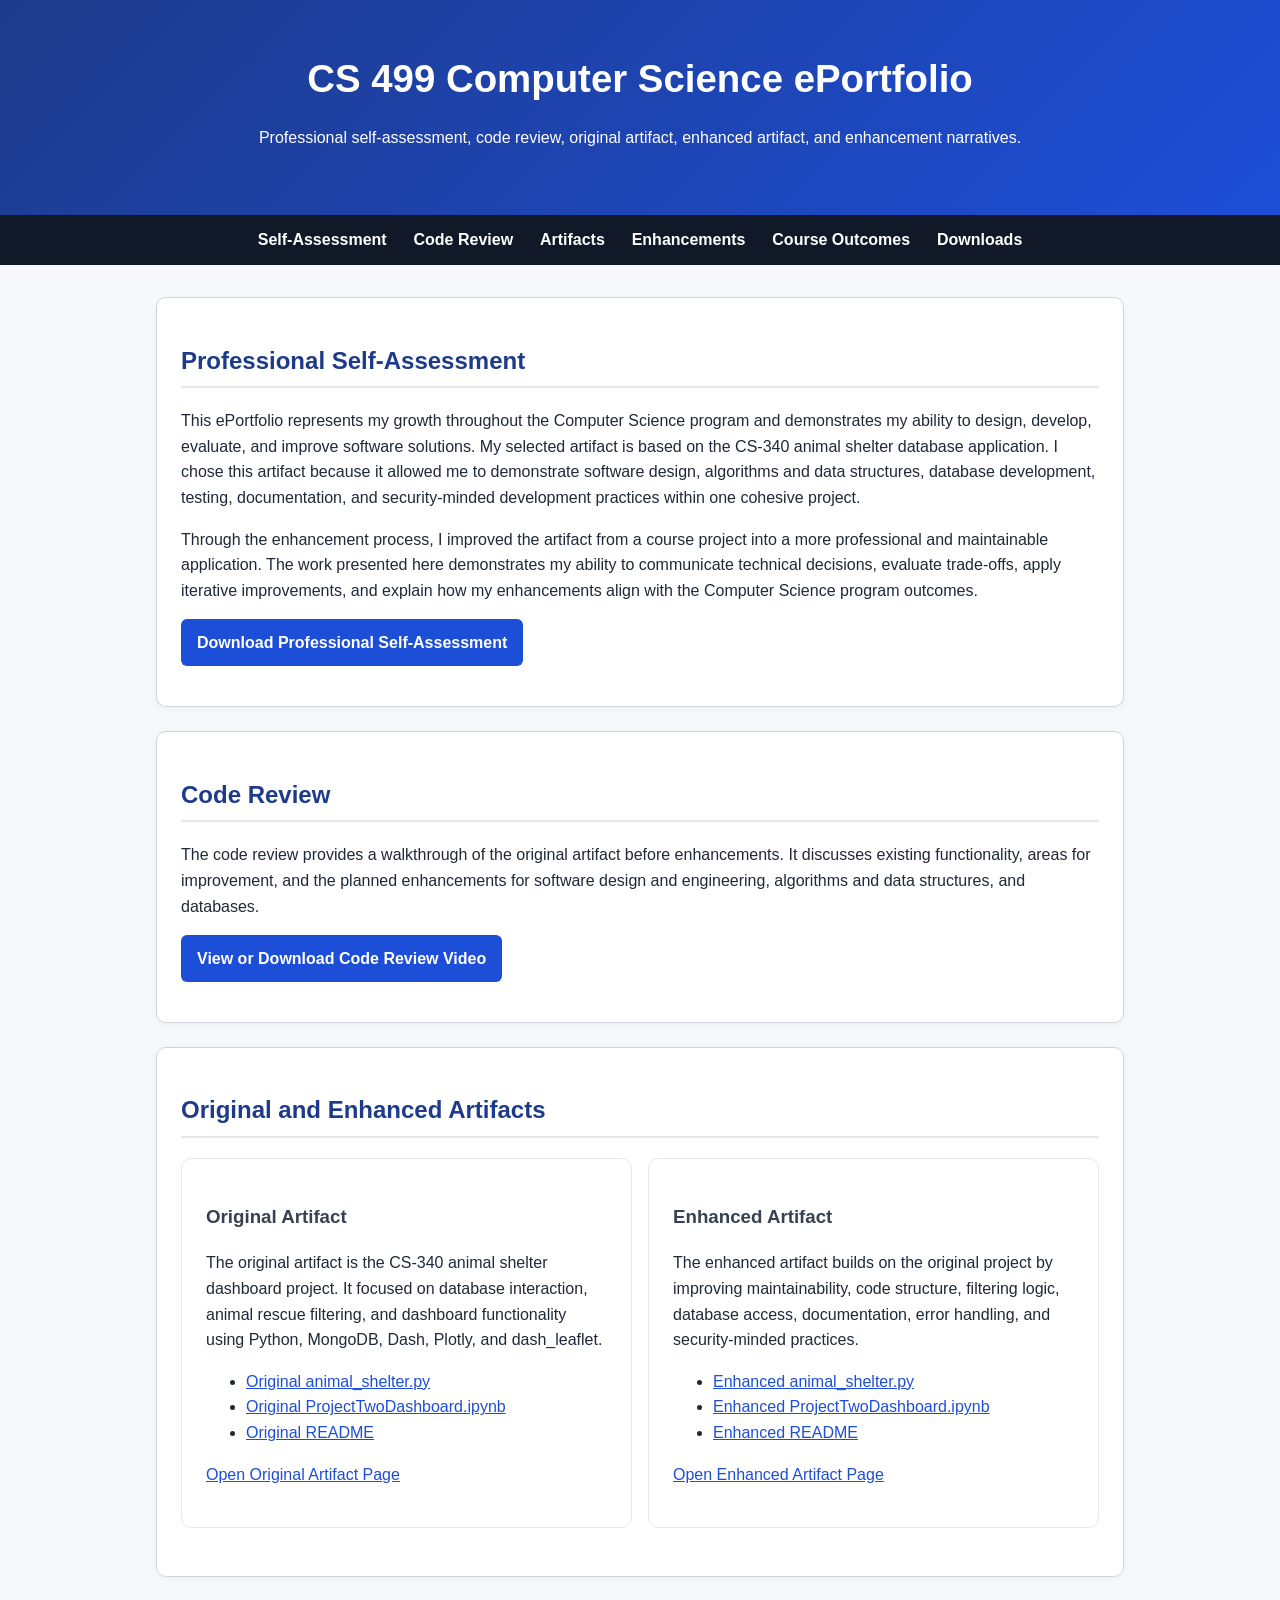
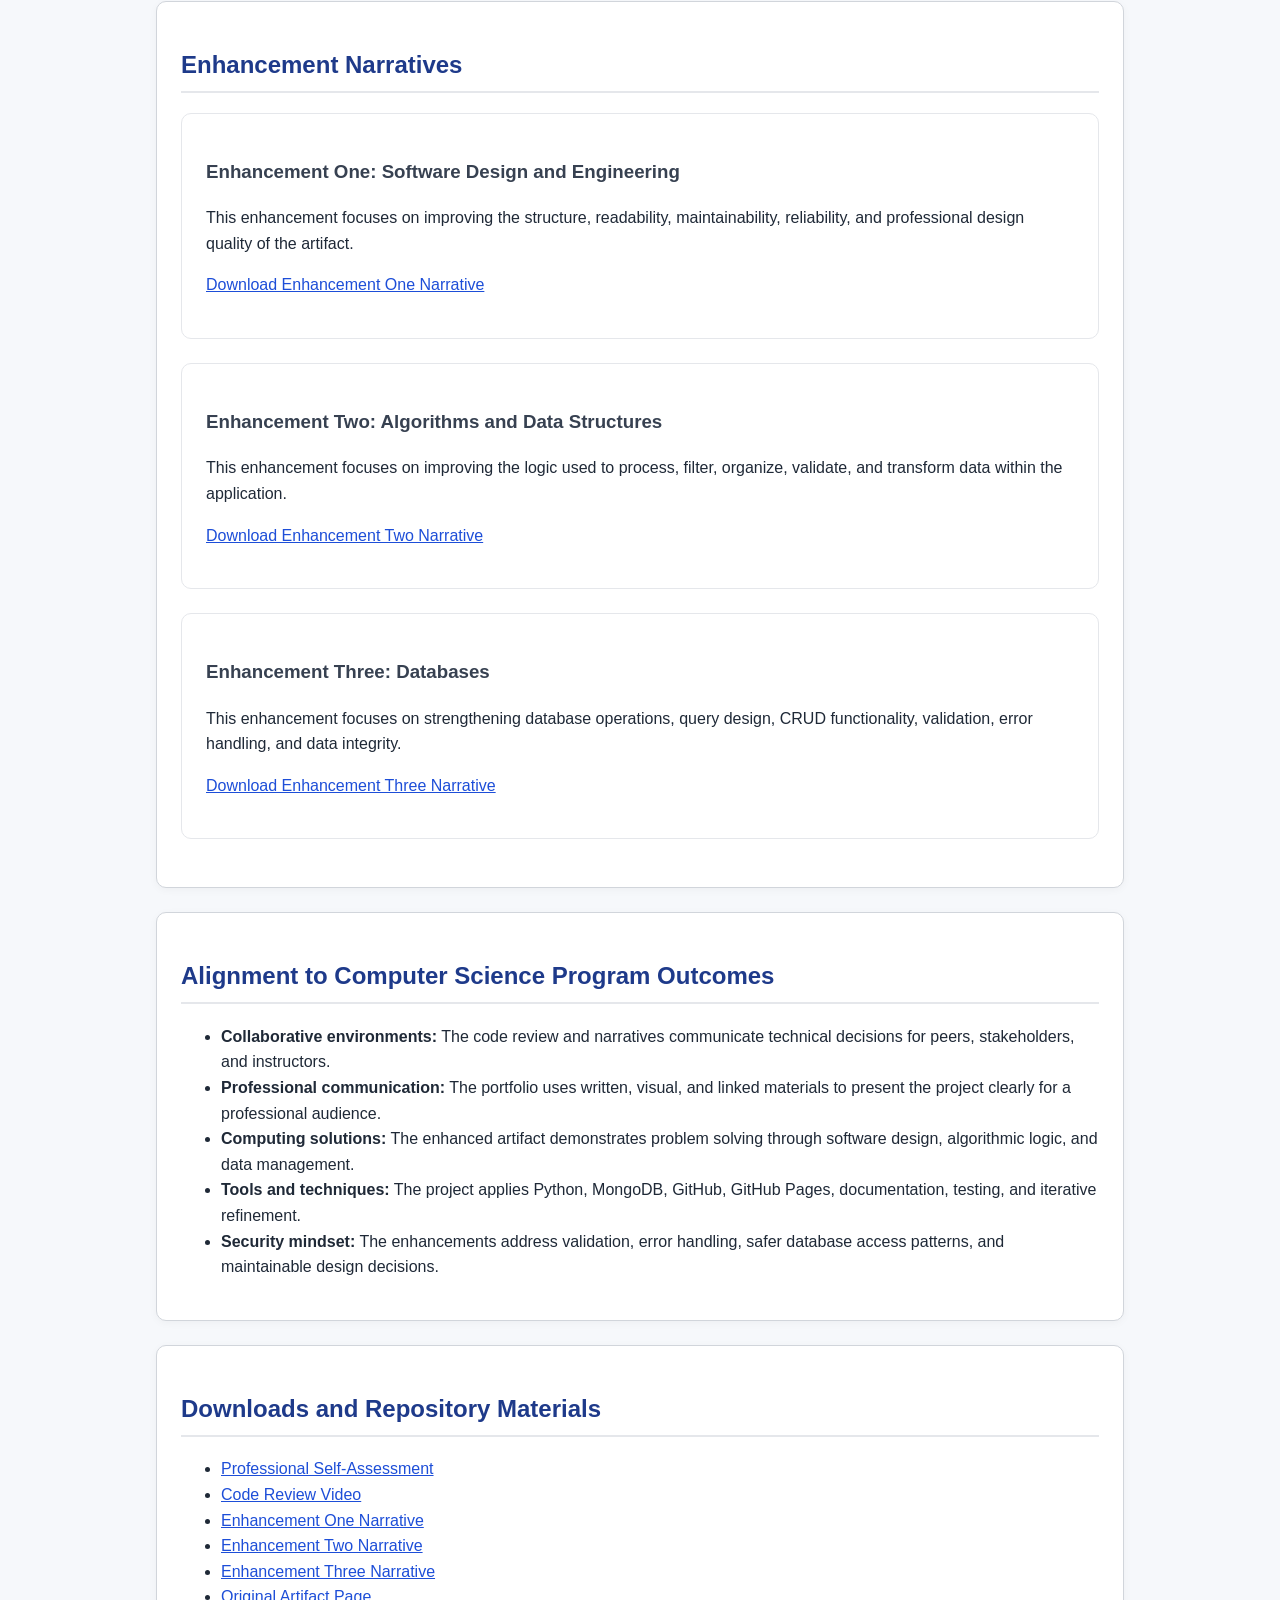
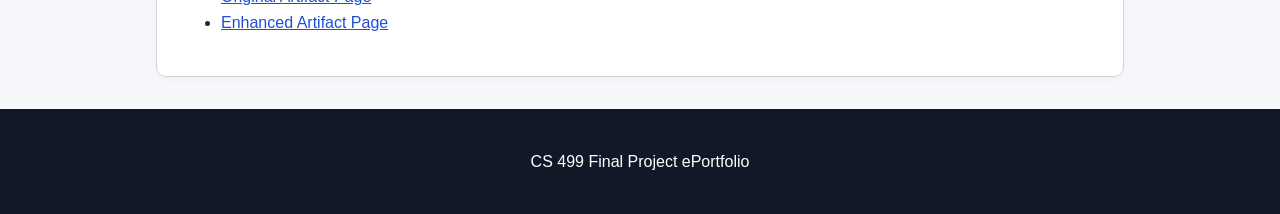
<file: index.html>
<!DOCTYPE html>
<html lang="en">
<head>
  <meta charset="UTF-8" />
  <meta name="viewport" content="width=device-width, initial-scale=1.0" />
  <title>CS 499 Computer Science ePortfolio</title> 
  <link rel="stylesheet" href="style.css" />
</head>
<body>
  <header>
    <h1>CS 499 Computer Science ePortfolio</h1>
    <p>Professional self-assessment, code review, original artifact, enhanced artifact, and enhancement narratives.</p>
  </header>

  <nav>
    <a href="#self-assessment">Self-Assessment</a>
    <a href="#code-review">Code Review</a>
    <a href="#artifacts">Artifacts</a>
    <a href="#enhancements">Enhancements</a>
    <a href="#outcomes">Course Outcomes</a>
    <a href="#downloads">Downloads</a>
  </nav>

  <main>
    <section id="self-assessment">
      <h2>Professional Self-Assessment</h2>
      <p>
        This ePortfolio represents my growth throughout the Computer Science program and demonstrates my ability to design,
        develop, evaluate, and improve software solutions. My selected artifact is based on the CS-340 animal shelter database
        application. I chose this artifact because it allowed me to demonstrate software design, algorithms and data structures,
        database development, testing, documentation, and security-minded development practices within one cohesive project.
      </p>
      <p>
        Through the enhancement process, I improved the artifact from a course project into a more professional and maintainable
        application. The work presented here demonstrates my ability to communicate technical decisions, evaluate trade-offs,
        apply iterative improvements, and explain how my enhancements align with the Computer Science program outcomes.
      </p>
      <p><a class="button" href="docs/professional_self_assessment.docx">Download Professional Self-Assessment</a></p>
    </section>

    <section id="code-review">
      <h2>Code Review</h2>
      <p>
        The code review provides a walkthrough of the original artifact before enhancements. It discusses existing functionality,
        areas for improvement, and the planned enhancements for software design and engineering, algorithms and data structures,
        and databases.
      </p>
      <p><a class="button" href="code_review/cs499_code_review.mp4">View or Download Code Review Video</a></p>
    </section>

    <section id="artifacts">
      <h2>Original and Enhanced Artifacts</h2>
      <div class="grid">
        <article>
          <h3>Original Artifact</h3>
          <p>
            The original artifact is the CS-340 animal shelter dashboard project. It focused on database interaction, animal rescue filtering,
            and dashboard functionality using Python, MongoDB, Dash, Plotly, and dash_leaflet.
          </p>
          <ul>
            <li><a href="original_artifact/animal_shelter.py">Original animal_shelter.py</a></li>
            <li><a href="original_artifact/ProjectTwoDashboard.ipynb">Original ProjectTwoDashboard.ipynb</a></li>
            <li><a href="original_artifact/README.docx">Original README</a></li>
          </ul>
          <p><a href="original_artifact/index.html">Open Original Artifact Page</a></p>
        </article>
        <article>
          <h3>Enhanced Artifact</h3>
          <p>
            The enhanced artifact builds on the original project by improving maintainability, code structure, filtering logic, database access,
            documentation, error handling, and security-minded practices.
          </p>
          <ul>
            <li><a href="enhanced_artifact/animal_shelter.py">Enhanced animal_shelter.py</a></li>
            <li><a href="enhanced_artifact/ProjectTwoDashboard.ipynb">Enhanced ProjectTwoDashboard.ipynb</a></li>
            <li><a href="enhanced_artifact/README_Enhanced.txt">Enhanced README</a></li>
          </ul>
          <p><a href="enhanced_artifact/index.html">Open Enhanced Artifact Page</a></p>
        </article>
      </div>
    </section>

    <section id="enhancements">
      <h2>Enhancement Narratives</h2>
      <article>
        <h3>Enhancement One: Software Design and Engineering</h3>
        <p>This enhancement focuses on improving the structure, readability, maintainability, reliability, and professional design quality of the artifact.</p>
        <p><a href="narratives/enhancement_one_software_design_and_engineering.docx">Download Enhancement One Narrative</a></p>
      </article>

      <article>
        <h3>Enhancement Two: Algorithms and Data Structures</h3>
        <p>This enhancement focuses on improving the logic used to process, filter, organize, validate, and transform data within the application.</p>
        <p><a href="narratives/enhancement_two_algorithms_and_data_structures.docx">Download Enhancement Two Narrative</a></p>
      </article>

      <article>
        <h3>Enhancement Three: Databases</h3>
        <p>This enhancement focuses on strengthening database operations, query design, CRUD functionality, validation, error handling, and data integrity.</p>
        <p><a href="narratives/enhancement_three_databases.docx">Download Enhancement Three Narrative</a></p>
      </article>
    </section>

    <section id="outcomes">
      <h2>Alignment to Computer Science Program Outcomes</h2>
      <ul>
        <li><strong>Collaborative environments:</strong> The code review and narratives communicate technical decisions for peers, stakeholders, and instructors.</li>
        <li><strong>Professional communication:</strong> The portfolio uses written, visual, and linked materials to present the project clearly for a professional audience.</li>
        <li><strong>Computing solutions:</strong> The enhanced artifact demonstrates problem solving through software design, algorithmic logic, and data management.</li>
        <li><strong>Tools and techniques:</strong> The project applies Python, MongoDB, GitHub, GitHub Pages, documentation, testing, and iterative refinement.</li>
        <li><strong>Security mindset:</strong> The enhancements address validation, error handling, safer database access patterns, and maintainable design decisions.</li>
      </ul>
    </section>

    <section id="downloads">
      <h2>Downloads and Repository Materials</h2>
      <ul>
        <li><a href="docs/professional_self_assessment.docx">Professional Self-Assessment</a></li>
        <li><a href="code_review/cs499_code_review.mp4">Code Review Video</a></li>
        <li><a href="narratives/enhancement_one_software_design_and_engineering.docx">Enhancement One Narrative</a></li>
        <li><a href="narratives/enhancement_two_algorithms_and_data_structures.docx">Enhancement Two Narrative</a></li>
        <li><a href="narratives/enhancement_three_databases.docx">Enhancement Three Narrative</a></li>
        <li><a href="original_artifact/index.html">Original Artifact Page</a></li>
        <li><a href="enhanced_artifact/index.html">Enhanced Artifact Page</a></li>
      </ul>
    </section>
  </main>

  <footer>
    <p>CS 499 Final Project ePortfolio</p>
  </footer>
</body>
</html>
</file>
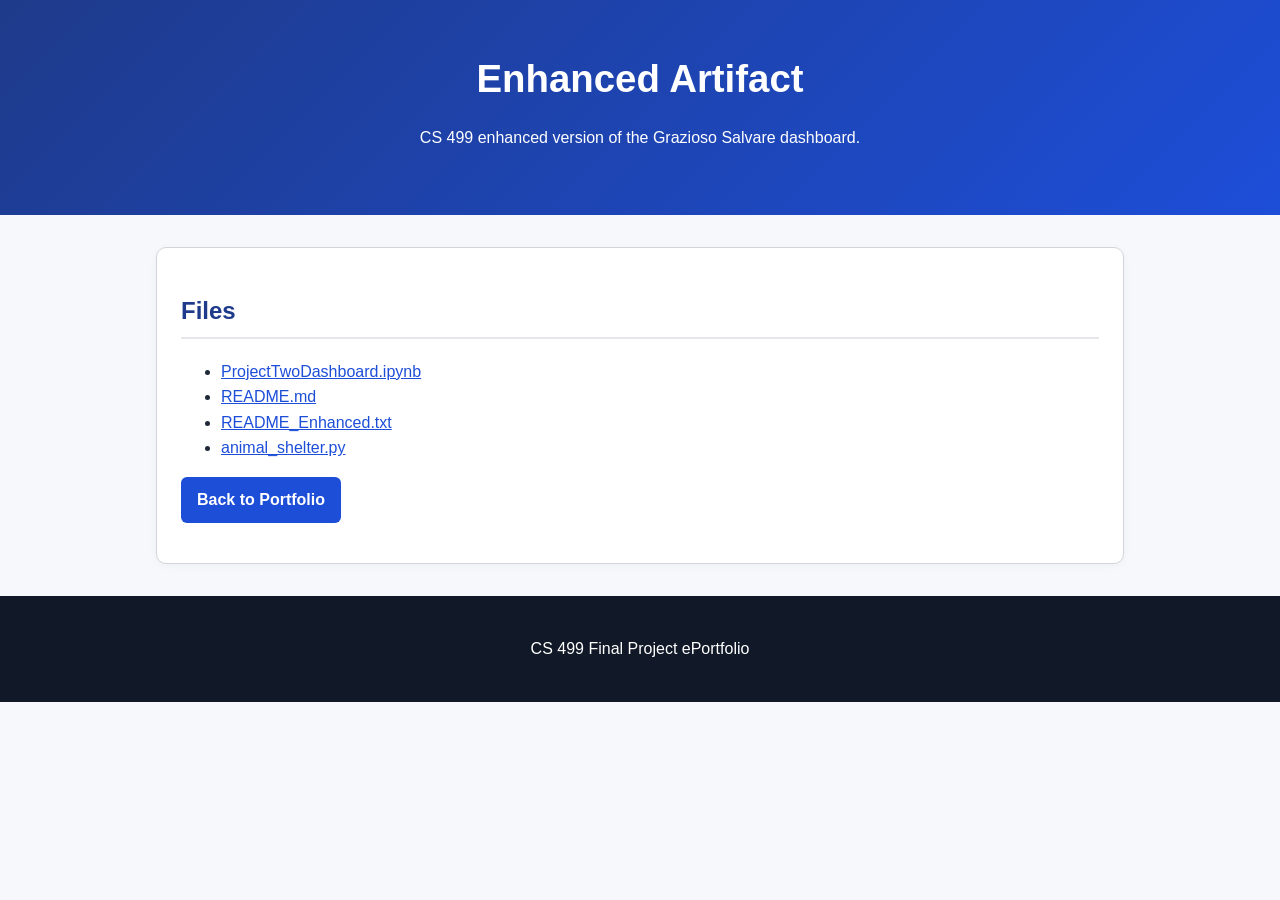
<file: enhanced_artifact/index.html>
<!DOCTYPE html><html lang="en"><head><meta charset="UTF-8"><meta name="viewport" content="width=device-width, initial-scale=1.0"><title>Enhanced Artifact</title><link rel="stylesheet" href="../style.css"></head><body><header><h1>Enhanced Artifact</h1><p>CS 499 enhanced version of the Grazioso Salvare dashboard.</p></header><main><section><h2>Files</h2><ul><li><a href="ProjectTwoDashboard.ipynb">ProjectTwoDashboard.ipynb</a></li><li><a href="README.md">README.md</a></li><li><a href="README_Enhanced.txt">README_Enhanced.txt</a></li><li><a href="animal_shelter.py">animal_shelter.py</a></li></ul><p><a class="button" href="../index.html">Back to Portfolio</a></p></section></main><footer><p>CS 499 Final Project ePortfolio</p></footer></body></html>
</file>
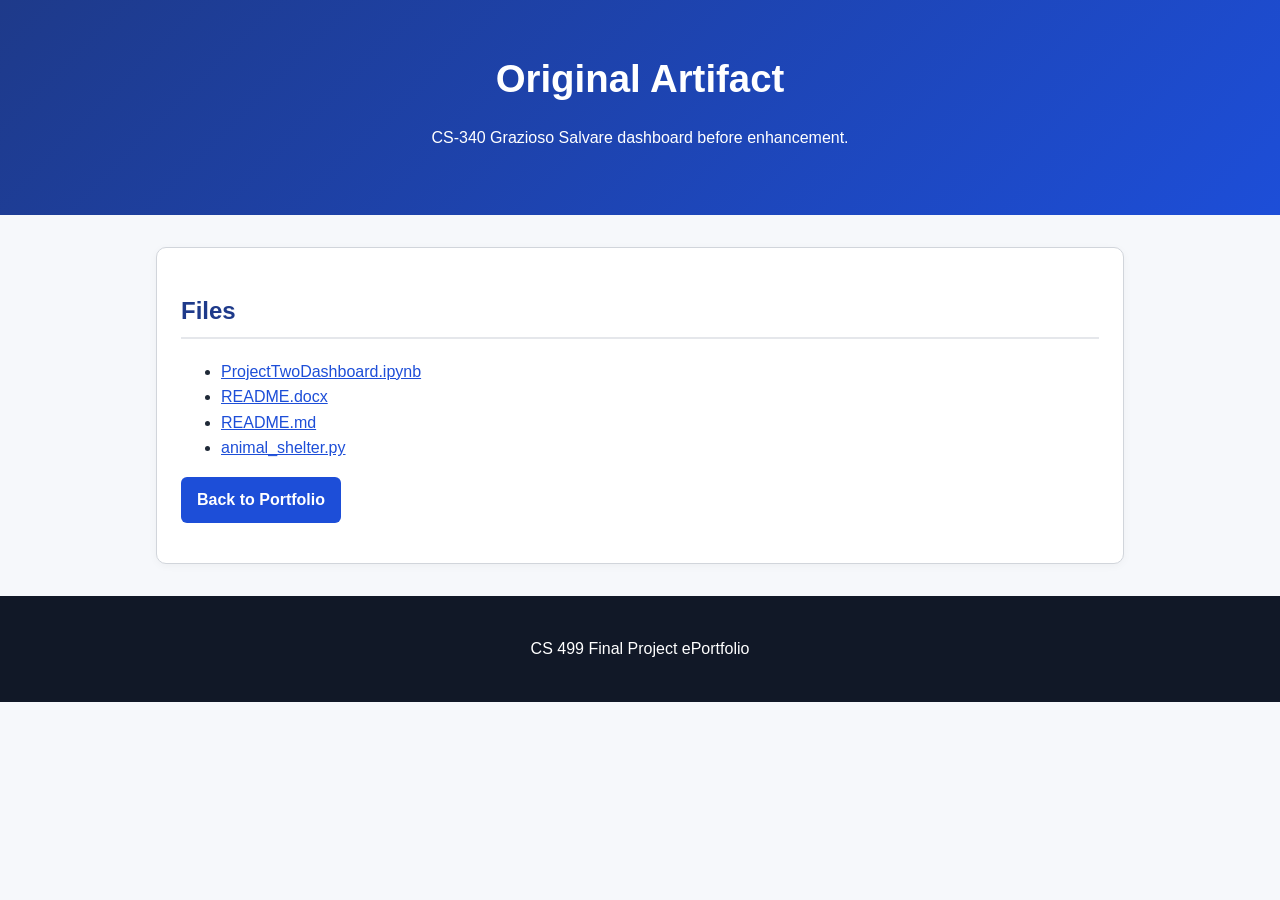
<file: original_artifact/index.html>
<!DOCTYPE html><html lang="en"><head><meta charset="UTF-8"><meta name="viewport" content="width=device-width, initial-scale=1.0"><title>Original Artifact</title><link rel="stylesheet" href="../style.css"></head><body><header><h1>Original Artifact</h1><p>CS-340 Grazioso Salvare dashboard before enhancement.</p></header><main><section><h2>Files</h2><ul><li><a href="ProjectTwoDashboard.ipynb">ProjectTwoDashboard.ipynb</a></li><li><a href="README.docx">README.docx</a></li><li><a href="README.md">README.md</a></li><li><a href="animal_shelter.py">animal_shelter.py</a></li></ul><p><a class="button" href="../index.html">Back to Portfolio</a></p></section></main><footer><p>CS 499 Final Project ePortfolio</p></footer></body></html>
</file>
<file: style.css>
:root {
  --bg: #f6f8fb;
  --text: #1f2937;
  --accent: #1d4ed8;
  --accent-dark: #1e3a8a;
  --card: #ffffff;
  --border: #d1d5db;
}

* { box-sizing: border-box; }

body {
  margin: 0;
  font-family: Arial, Helvetica, sans-serif;
  background: var(--bg);
  color: var(--text);
  line-height: 1.6;
}

header {
  background: linear-gradient(135deg, var(--accent-dark), var(--accent));
  color: white;
  padding: 3rem 1.5rem;
  text-align: center;
}

header h1 {
  margin: 0 0 0.5rem 0;
  font-size: 2.4rem;
}

nav {
  background: #111827;
  padding: 0.75rem;
  text-align: center;
  position: sticky;
  top: 0;
  z-index: 10;
}

nav a {
  color: white;
  text-decoration: none;
  margin: 0 0.7rem;
  font-weight: bold;
}

nav a:hover { text-decoration: underline; }

main {
  max-width: 1000px;
  margin: 2rem auto;
  padding: 0 1rem;
}

section, article {
  background: var(--card);
  border: 1px solid var(--border);
  border-radius: 10px;
  padding: 1.5rem;
  margin-bottom: 1.5rem;
  box-shadow: 0 2px 8px rgba(0,0,0,0.04);
}

article {
  box-shadow: none;
  border-color: #e5e7eb;
}

.grid {
  display: grid;
  grid-template-columns: repeat(auto-fit, minmax(280px, 1fr));
  gap: 1rem;
}

h2 {
  color: var(--accent-dark);
  border-bottom: 2px solid #e5e7eb;
  padding-bottom: 0.4rem;
}

h3 { color: #374151; }

a { color: var(--accent); }

.button {
  display: inline-block;
  background: var(--accent);
  color: white;
  padding: 0.65rem 1rem;
  border-radius: 6px;
  text-decoration: none;
  font-weight: bold;
}

.button:hover { background: var(--accent-dark); }

footer {
  text-align: center;
  padding: 1.5rem;
  background: #111827;
  color: white;
}

@media (max-width: 700px) {
  header h1 { font-size: 1.8rem; }
  nav a { display: inline-block; margin: 0.25rem 0.5rem; }
}
</file>
